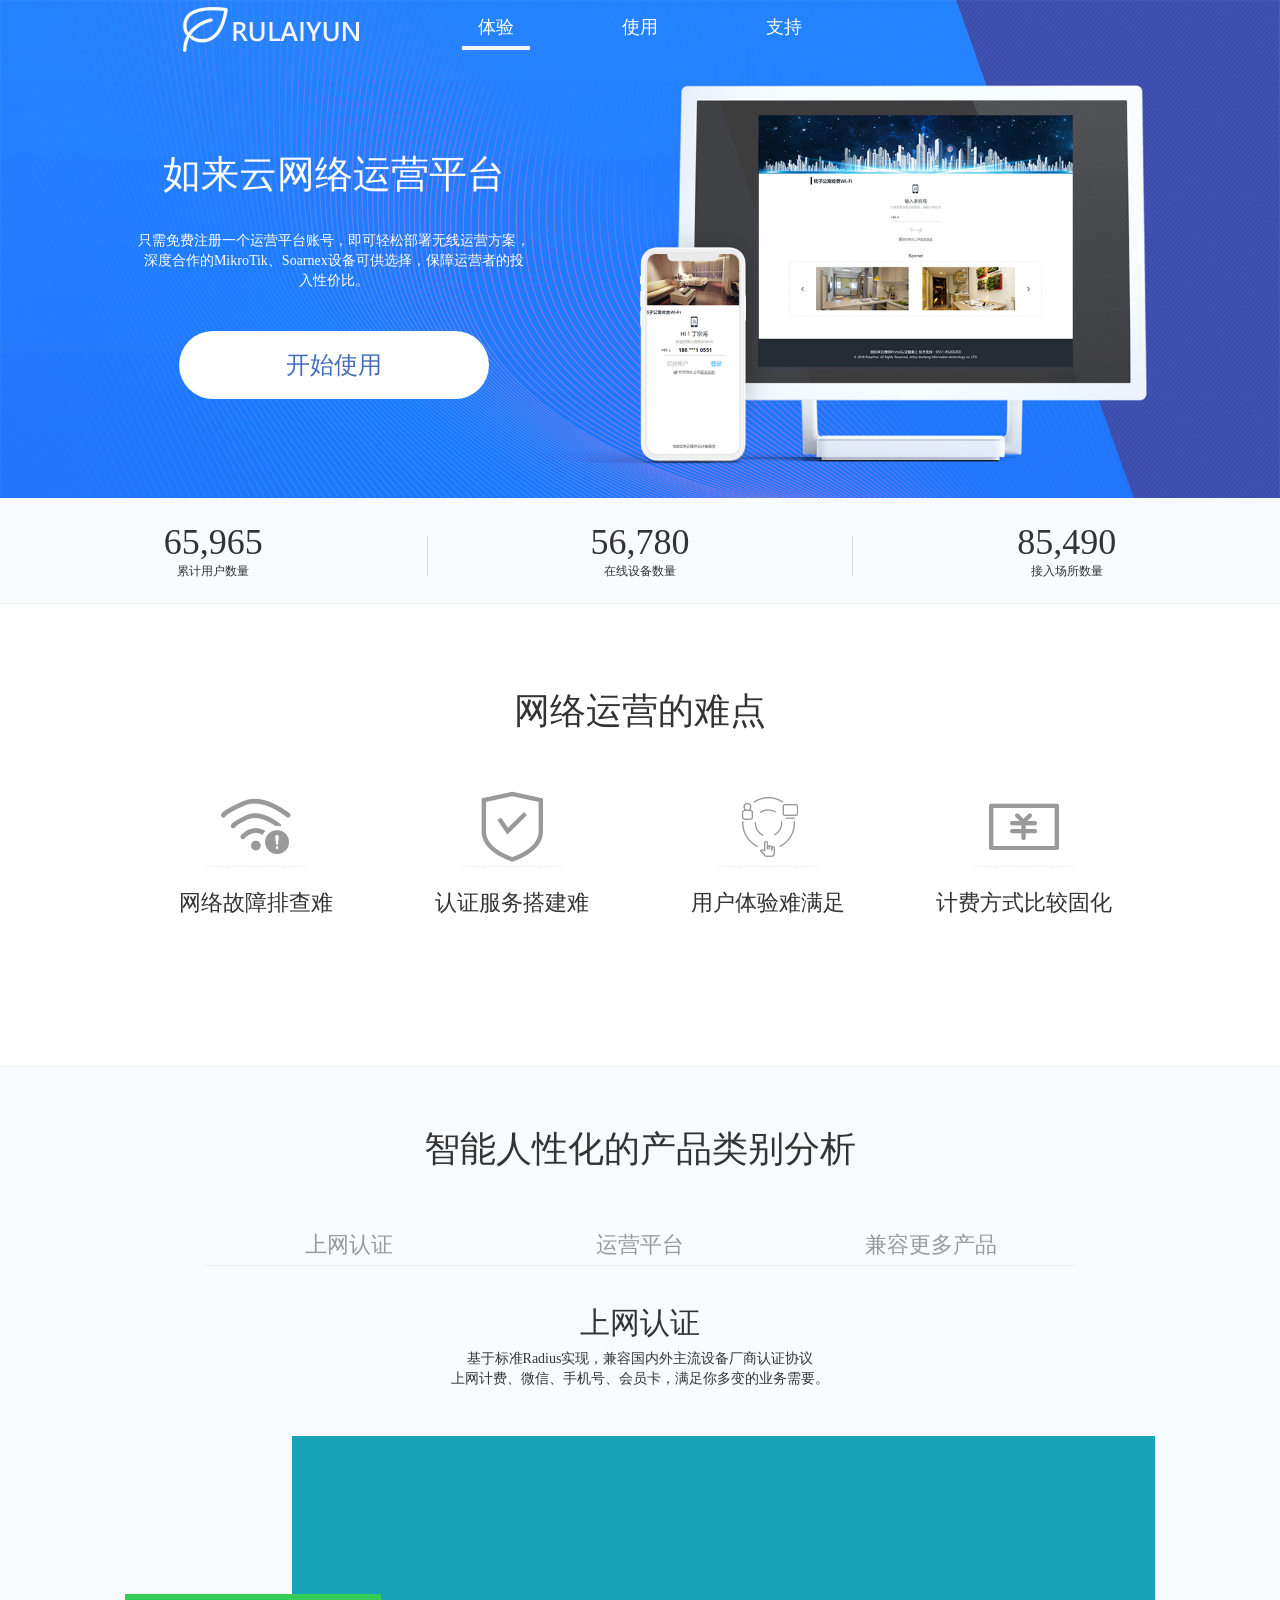
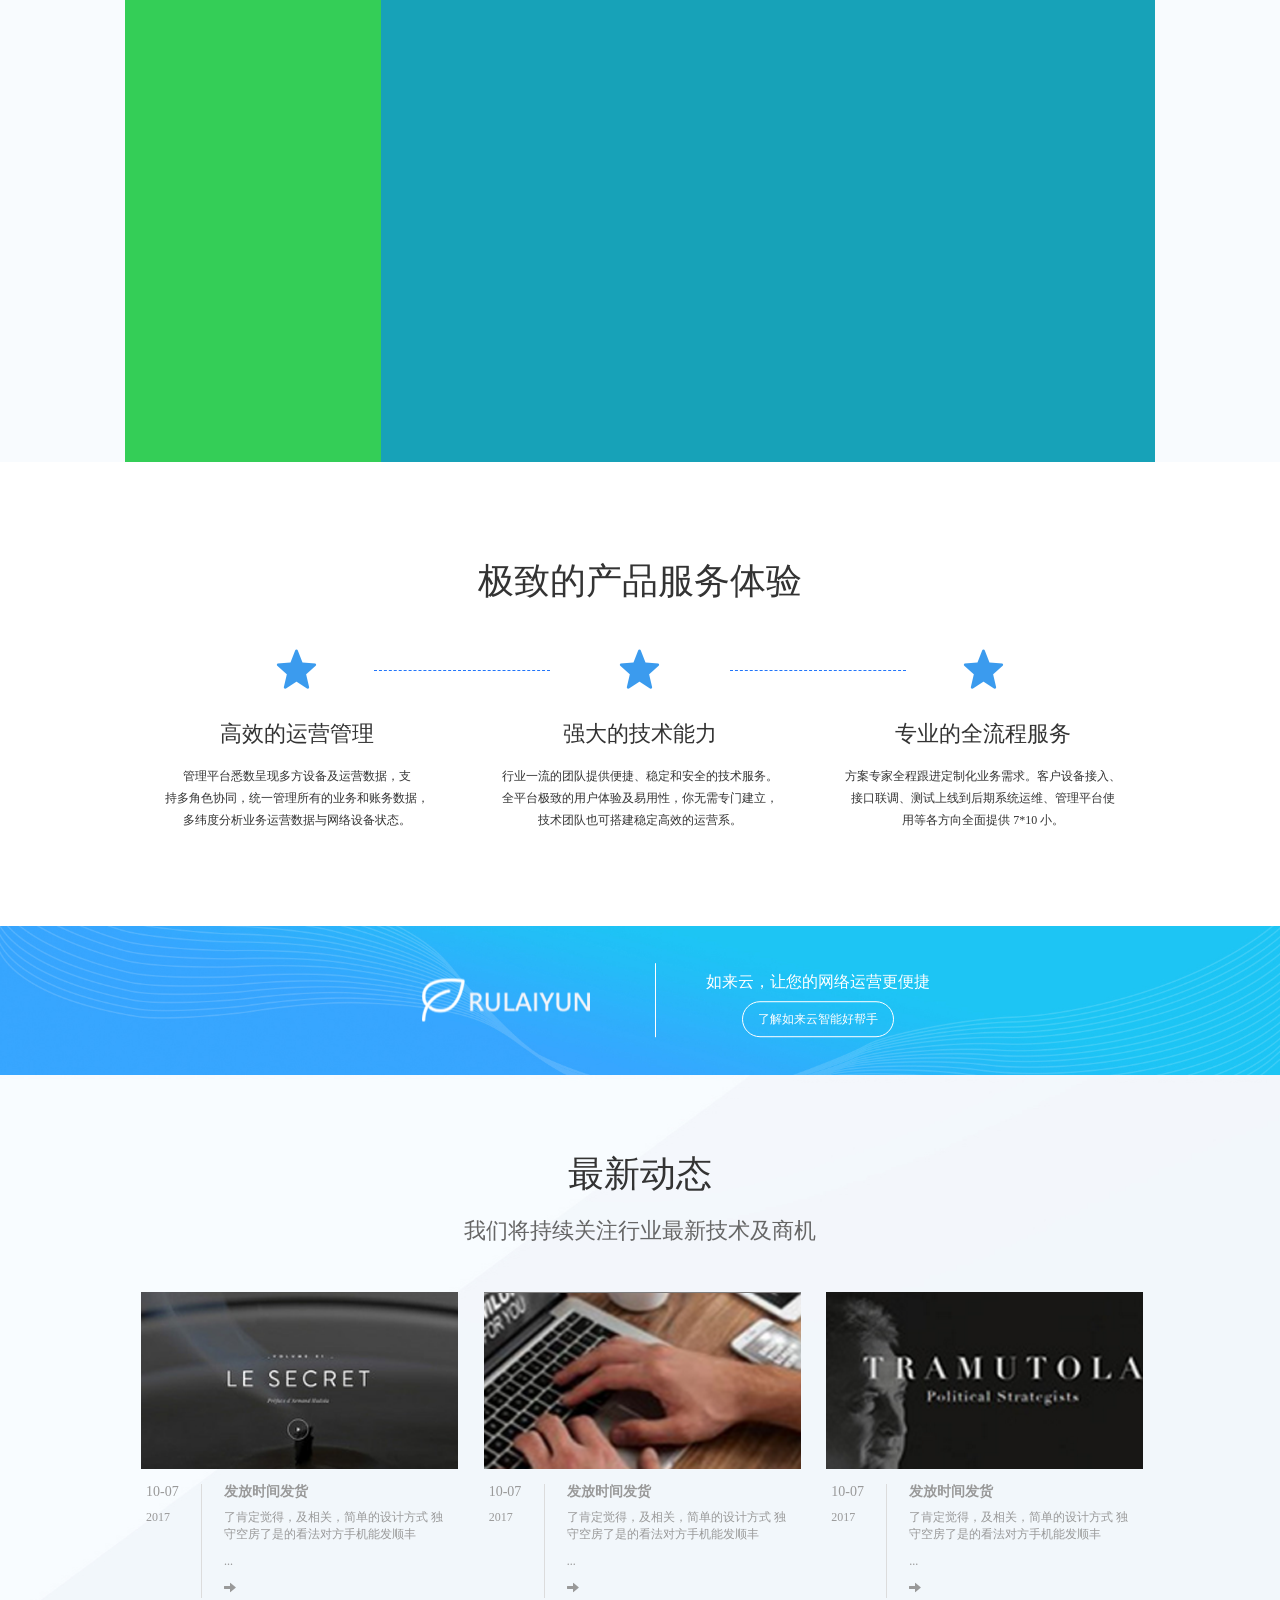
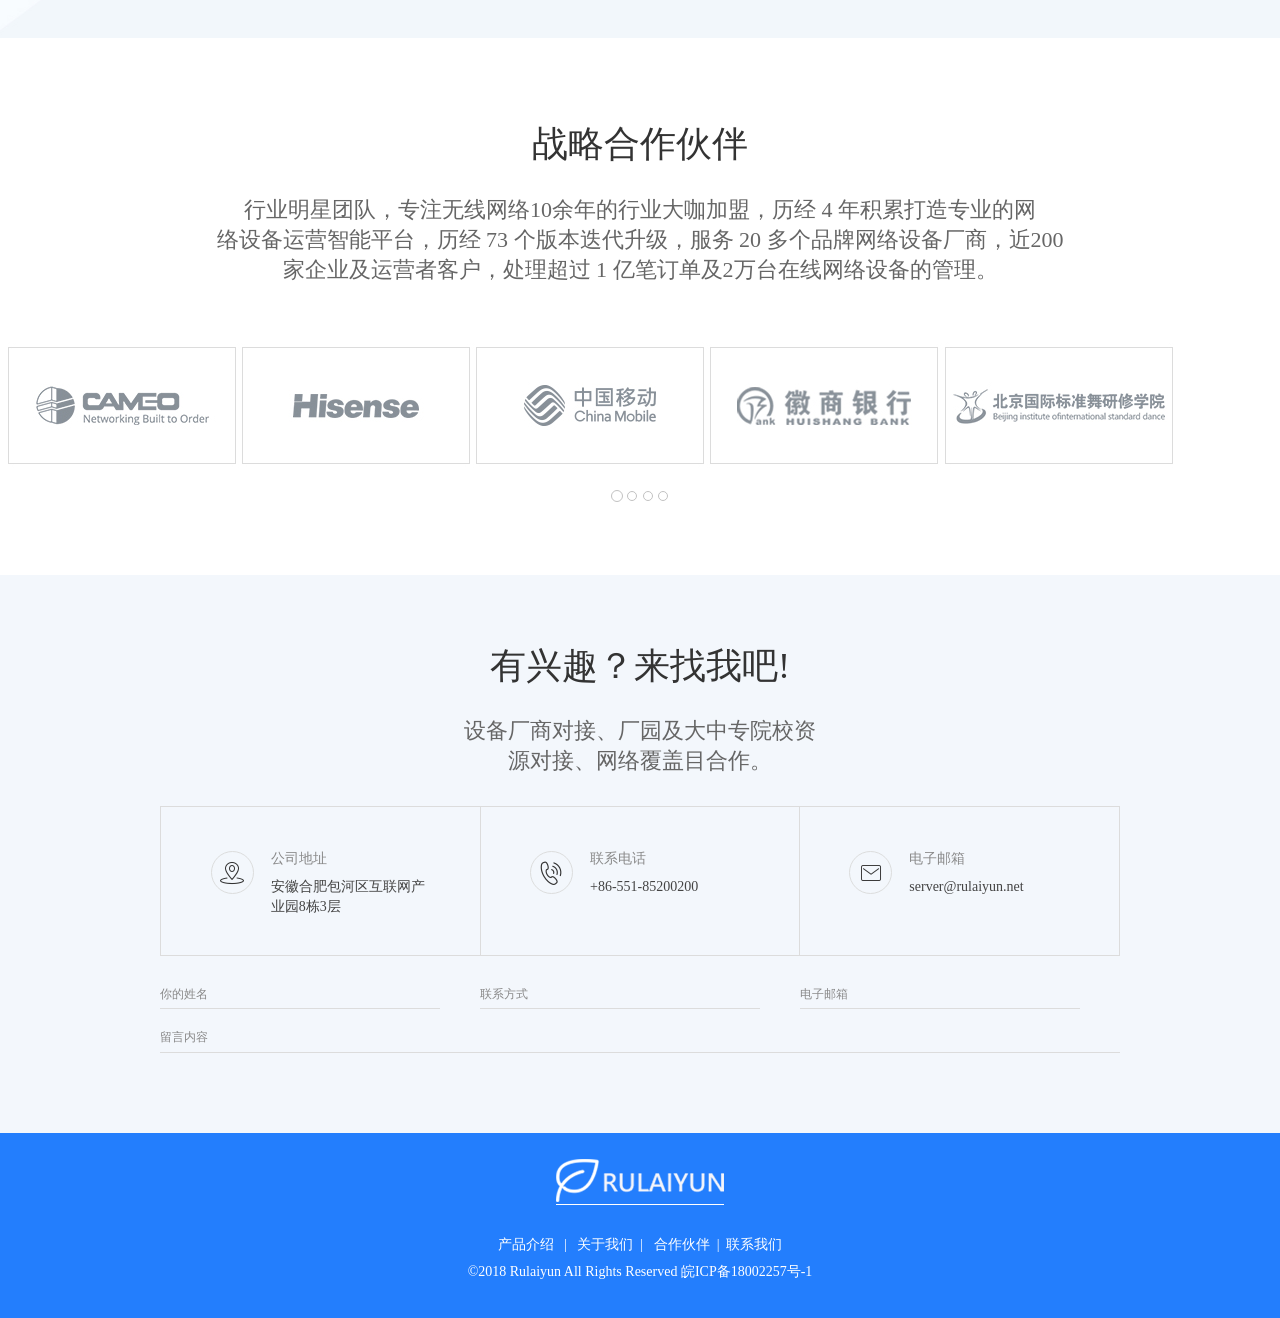
<file: index.html>
<!DOCTYPE html>
<html lang="en">
<head>
    <meta charset="UTF-8">
    <title>Title</title>
    <link type="text/css" rel="stylesheet" href="framework/bootstrap/css/bootstrap.min.css"/>
    <link type="text/css" rel="stylesheet" href="icon/iconfont.css"/>
    <link type="text/css" rel="stylesheet" href="css/style.css"/>
    <script>
        // 移动端跳转
        var OS = function() {
            var a = navigator.userAgent,
                b = /(?:Android)/.test(a),
                d = /(?:Firefox)/.test(a),
                e = /(?:Mobile)/.test(a),
                f = b && e,
                g = b && !f,
                c = /(?:iPad.*OS)/.test(a),
                h = !c && /(?:iPhone\sOS)/.test(a),
                k = c || g || /(?:PlayBook)/.test(a) || d && /(?:Tablet)/.test(a),
                a = !k && (b || h || /(?:(webOS|hpwOS)[\s\/]|BlackBerry.*Version\/|BB10.*Version\/|CriOS\/)/.test(a) || d && e);
            return {
                android: b,
                androidPad: g,
                androidPhone: f,
                ipad: c,
                iphone: h,
                tablet: k,
                phone: a
            }
        }();
        if (OS.phone || OS.ipad) {
            location.href = 'https://www.baidu.com';
        }
    </script>
</head>
<body>
<!--页面从上到下，分别分为section1,section2,....section10部分-->
<div class="box">
    <div class="header">
        <div class="h-inner">
            <h1 class="logo">
                <a href="./index.html"></a>
            </h1>
            <div class="nav">
                <ul class="nav-ul">
                    <li class="nav-item"><a href="./index.html" class="active">体验</a></li>
                    <li class="nav-item"><a href="./download.html">使用</a></li>
                    <!-- <li class="nav-item"><a href="">用户故事</a></li> -->
                    <li class="nav-item"><a href="./support.html">支持</a></li>
                </ul>
            </div>
        </div>
    </div>
    <div class="section1">
        <img src="images/logo_01.jpg" class="img-responsive"/>
        <div class="content-box">
            <div class="content">
                <h1>如来云网络运营平台</h1>
                <p>只需免费注册一个运营平台账号，即可轻松部署无线运营方案，
                </p>
                <p>深度合作的MikroTik、Soarnex设备可供选择，保障运营者的投</p>
                <p>入性价比。</p>
                <div class="button-box">
                    <div>
                        <div>
                            <span class="first-span">开始使用</span>
                            <span>开始使用</span>
                        </div>
                    </div>
                </div>
            </div>
        </div>
        <div class="video-md">
            <video src="video/newpc.mp4" autoplay loop></video>
        </div>
        <div class="video-pc">
            <video src="video/newpc.mp4" autoplay loop></video>
        </div>
    </div>
    <div class="section2">
        <div class="row">
            <div class="col-md-4">
                <h1 class="counter">79,000</h1>
                <p>累计用户数量</p>
            </div>
            <div class="col-md-4 row-div-2">
                <div class="border-box">
                </div>
                <h1 class="counter">68,000</h1>
                <p>在线设备数量</p>
            </div>
            <div class="col-md-4">
                <h1 class="counter">103,000</h1>
                <p>接入场所数量</p>
            </div>
        </div>
    </div>
    <div class="section3">
        <h1>网络运营的难点</h1>
        <div class="row">
            <div class="col-md-3">
                <div class="icon-box">
                    <i class="iconfont icon-wangluoguzhang"></i>
                </div>
                <p>网络故障排查难</p>
                <div class="content-p">
                    <p>故障点模糊问题不清晰，如来云平台，比客户反映更早，更精确，可视化位置、状态问题展现。直达障点</p>
                </div>
            </div>
            <div class="col-md-3">
                <div class="icon-box">
                    <i class="iconfont icon-fuwushouquan"></i>
                </div>
                <p>认证服务搭建难</p>
                <div class="content-p">
                    <p>保姆式接入支持零收费，客户收益共进共 赢。专家设计架构WiFi经验，拥有专业自 主的开发团队、到场支持。</p>
                </div>
            </div>
            <div class="col-md-3">
                <div class="icon-box">
                    <i class="iconfont icon-hudongtiyansheji"></i>
                </div>
                <p>用户体验难满足</p>
                <div class="content-p">
                    <p>定制营销方案，运营商自动融合、随充随 用。消费无需任何引导。24小时客服，现场指导设备远程报警，客户投诉率降低。</p>
                </div>
            </div>
            <div class="col-md-3">
                <div class="icon-box">
                    <i class="iconfont icon-erji-jiliangjifei"></i>
                </div>
                <p>计费方式比较固化</p>
                <div class="content-p">
                    <p>每场所自主设定当地套餐资费可分流量、时长两种方式，自动判断折扣用户规则，任务提取，支付、 统计可视感强。</p>
                </div>
            </div>
        </div>
    </div>
    <div class="section4">
        <h1>智能人性化的产品类别分析</h1>
        <div class="row nav">
            <div class="col-md-4">
                <a>上网认证</a>
            </div>
            <div class="col-md-4">
                <a>运营平台</a>
            </div>
            <div class="col-md-4">
                <a>兼容更多产品</a>
            </div>
        </div>
        <div class="row content">
            <div class="item-content">
                <h2>上网认证</h2>
                <p>基于标准Radius实现，兼容国内外主流设备厂商认证协议</p>
                <p>上网计费、微信、手机号、会员卡，满足你多变的业务需要。</p>
                <div class="img-box">
                    <div class="img-box-1"></div>
                    <div class="img-box-2"></div>
                </div>
            </div>
            <div class="item-content hide">
                <h2>上网认证2</h2>
                <p>基于标准Radius实现，兼容国内外主流设备厂商认证协议</p>
                <p>上网计费、微信、手机号、会员卡，满足你多变的业务需要。</p>
                <div class="img-box">
                    <div class="img-box-1"></div>
                    <div class="img-box-2"></div>
                </div>
            </div>
            <div class="item-content hide">
                <h2>上网认证3</h2>
                <p>基于标准Radius实现，兼容国内外主流设备厂商认证协议</p>
                <p>上网计费、微信、手机号、会员卡，满足你多变的业务需要。</p>
                <div class="img-box">
                    <div class="img-box-1"></div>
                    <div class="img-box-2"></div>
                </div>
            </div>
        </div>
    </div>
    <div class="section5">
        <h1>极致的产品服务体验</h1>
        <div class="row">
            <div class="col-md-4">
                <div class="icon-box">
                    <i class="iconfont icon-star1"></i>
                </div>
                <h2>高效的运营管理</h2>
                <p>管理平台悉数呈现多方设备及运营数据，支 </p>
                <p>持多角色协同，统一管理所有的业务和账务数据，</p>
                <p>多纬度分析业务运营数据与网络设备状态。</p>
            </div>
            <div class="col-md-4">
                <div class="icon-box">
                    <i class="iconfont icon-star1"></i>
                    <div class="underline1"></div>
                    <div class="underline2"></div>
                </div>
                <h2>强大的技术能力</h2>
                <p>行业一流的团队提供便捷、稳定和安全的技术服务。</p>
                <p>全平台极致的用户体验及易用性，你无需专门建立，</p>
                <p>技术团队也可搭建稳定高效的运营系。</p>
            </div>
            <div class="col-md-4">
                <div class="icon-box">
                    <i class="iconfont icon-star1"></i>
                </div>
                <h2>专业的全流程服务</h2>
                <p>方案专家全程跟进定制化业务需求。客户设备接入、 </p>
                <p>接口联调、测试上线到后期系统运维、管理平台使</p>
                <p>用等各方向全面提供 7*10 小。</p>
            </div>
        </div>
    </div>
    <div class="section6">
        <div class="row row1">
            <div class="img-box">
                <img src="images/section6_01.jpg" class="img-responsive"/>
            </div>
            <div class="content">
                <div class="col-md-6 content-first">
                    <img src="images/section9.png"/>
                </div>
                <div class="col-md-6 content-second">
                    <div>
                        <h5>如来云，让您的网络运营更便捷</h5>
                        <button>了解如来云智能好帮手</button>
                    </div>
                </div>
            </div>
        </div>
        <div class="row row2">
            <div class="content">
                <h1>最新动态</h1>
                <p>我们将持续关注行业最新技术及商机</p>
                <div class="row row3">
                    <div class="col-md-4">
                        <div>
                            <img src="images/section6-3.png"/>
                        </div>
                        <div class="bottom">
                            <div class="left">
                                <h5>10-07</h5>
                                <p>2017</p>
                            </div>
                            <div class="right">
                                <h5><b>发放时间发货</b></h5>
                                <p>了肯定觉得，及相关，简单的设计方式
                                    独守空房了是的看法对方手机能发顺丰</p>
                                <p>...</p>
                                <div>
                                    <i class="glyphicon glyphicon-arrow-right"></i>
                                </div>
                            </div>
                        </div>
                    </div>
                    <div class="col-md-4">
                        <div>
                            <img src="images/section6-4.png"/>
                        </div>
                        <div class="bottom">
                            <div class="left">
                                <h5>10-07</h5>
                                <p>2017</p>
                            </div>
                            <div class="right">
                                <h5><b>发放时间发货</b></h5>
                                <p>了肯定觉得，及相关，简单的设计方式
                                    独守空房了是的看法对方手机能发顺丰</p>
                                <p>...</p>
                                <div>
                                    <i class="glyphicon glyphicon-arrow-right"></i>
                                </div>
                            </div>
                        </div>
                    </div>
                    <div class="col-md-4">
                        <div>
                            <img src="images/section6-5.png"/>
                        </div>
                        <div class="bottom">
                            <div class="left">
                                <h5>10-07</h5>
                                <p>2017</p>
                            </div>
                            <div class="right">
                                <h5><b>发放时间发货</b></h5>
                                <p>了肯定觉得，及相关，简单的设计方式
                                    独守空房了是的看法对方手机能发顺丰</p>
                                <p>...</p>
                                <div>
                                    <i class="glyphicon glyphicon-arrow-right"></i>
                                </div>
                            </div>
                        </div>
                    </div>
                </div>
            </div>
        </div>
    </div>
    <div class="section7">
        <h1>战略合作伙伴</h1>
        <p>行业明星团队，专注无线网络10余年的行业大咖加盟，历经 4 年积累打造专业的网</p>
        <p>
            络设备运营智能平台，历经 73 个版本迭代升级，服务 20 多个品牌网络设备厂商，近200
        </p>
        <p>家企业及运营者客户，处理超过 1 亿笔订单及2万台在线网络设备的管理。</p>
        <div class="row">
            <div id="carousel-example-generic" class="carousel slide" data-ride="carousel">
                <!-- Indicators -->
                <ol class="carousel-indicators">
                    <li data-target="#carousel-example-generic" data-slide-to="0" class="active"></li>
                    <li data-target="#carousel-example-generic" data-slide-to="1"></li>
                    <li data-target="#carousel-example-generic" data-slide-to="2"></li>
                    <li data-target="#carousel-example-generic" data-slide-to="3"></li>
                </ol>

                <!-- Wrapper for slides -->
                <div class="carousel-inner" role="listbox">
                    <div class="item active">
                        <img src="images/section7_1.jpg" alt="...">
                    </div>
                    <div class="item">
                        <img src="images/section7_1.jpg" alt="...">
                    </div>
                    <div class="item">
                        <img src="images/section7_1.jpg" alt="...">
                    </div>
                    <div class="item">
                        <img src="images/section7_1.jpg" alt="...">
                    </div>
                </div>
            </div>
        </div>
    </div>
    <div class="section8">
        <h1>有兴趣？来找我吧!</h1>
        <p>设备厂商对接、厂园及大中专院校资</p>
        <p>源对接、网络覆盖目合作。</p>
        <div class="row row1">
            <div class="col-md-4">
                <div class="padding-box">
                    <div class="icon-box">
                        <i class="iconfont icon-weizhi"></i>
                    </div>
                    <div class="content-box">
                        <h5>公司地址</h5>
                        <p>安徽合肥包河区互联网产</p>
                        <p>业园8栋3层</p>
                    </div>
                </div>
            </div>
            <div class="col-md-4 section8-middle-div">
                <div class="padding-box">
                    <div class="icon-box">
                        <i class="iconfont icon-dianhua2"></i>
                    </div>
                    <div class="content-box">
                        <h5>联系电话</h5>
                        <p>+86-551-85200200</p>
                        <p></p>
                    </div>
                </div>
            </div>
            <div class="col-md-4">
                <div class="padding-box">
                    <div class="icon-box">
                        <i class="iconfont icon-youxiang"></i>
                    </div>
                    <div class="content-box">
                        <h5>电子邮箱</h5>
                        <p>server@rulaiyun.net </p>
                        <p></p>
                    </div>
                </div>
            </div>
        </div>
        <div class="row row2">
            <div class="col-md-4">
                <div>
                    <span>你的姓名</span>
                    <input type="text"/>
                </div>
            </div>
            <div class="col-md-4">
                <div>
                    <span>联系方式</span>
                    <input type="tel"/>
                </div>
            </div>
            <div class="col-md-4">
                <div>
                    <span>电子邮箱</span>
                    <input type="emali"/>
                </div>
            </div>
        </div>
        <div class="row row3">
            <div class="col-md-12">
                <div>
                    <span>留言内容</span>
                    <input type="text"/>
                </div>
            </div>
        </div>
    </div>
    <div class="section9">
        <div class="img-box">
            <img src="images/section9.png"/>
        </div>
        <div class="nav">
            <a> 产品介绍&nbsp;&nbsp;</a>
            <a>| &nbsp; 关于我们&nbsp; </a>
            <a>| &nbsp; 合作伙伴&nbsp; </a>
            <a>| &nbsp;联系我们 </a>
        </div>
        <div class="bottom">
            ©2018 Rulaiyun All Rights Reserved 皖ICP备18002257号-1
        </div>
    </div>
</div>
<script src="framework/jquery/dist/jquery.min.js"></script>
<script src="framework/bootstrap/js/bootstrap.min.js"></script>
<script src="js/jquery.waypoints.min.js"></script>
<script type="text/javascript" src="js/jquery.countup.min.js"></script>
<script src="js/index.js"></script>
</body>
</html>
</file>
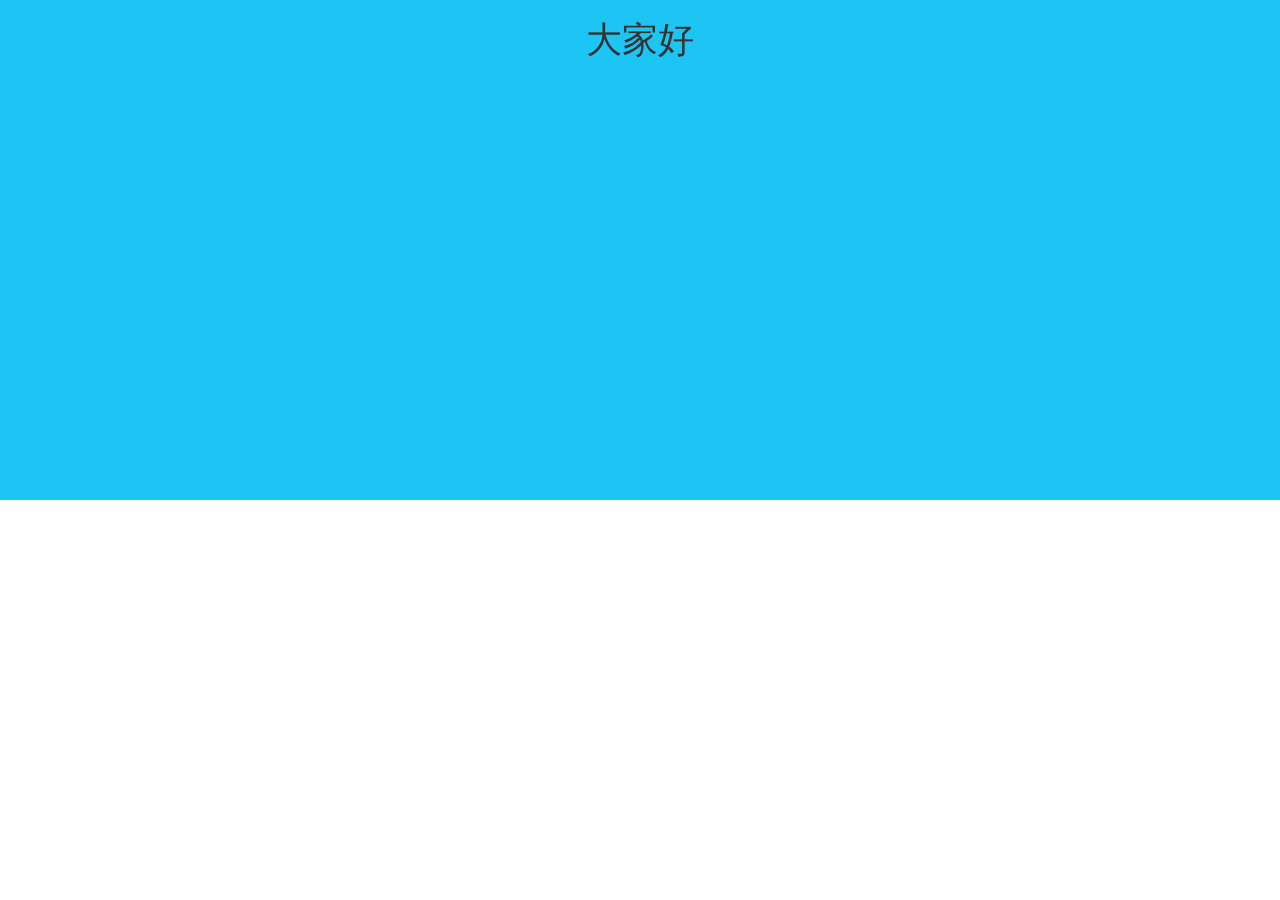
<file: index1.html>
<!DOCTYPE html>
<html lang="en">
<head>
    <meta charset="UTF-8">
    <title>Title</title>
    <link type="text/css" rel="stylesheet" href="framework/bootstrap/css/bootstrap.min.css"/>
    <link type="text/css" rel="stylesheet" href="icon/iconfont.css"/>
    <link type="text/css" rel="stylesheet" href="css/style.css"/>
    <style>
        * {
            margin: 0;
            padding: 0;
        }
        .container {
            width: 100%;
            text-align: center;
            position: relative;
            height: 500px;
            background-color: #1dc5f5;
        }
    </style>
</head>
<body>
<!--页面从上到下，分别分为section1,section2,....section10部分-->
<div class="container">
    <h1>大家好</h1>
</div>
<script src="framework/jquery/dist/jquery.min.js"></script>
<script src="framework/bootstrap/js/bootstrap.min.js"></script>
<script src="js/jquery.waypoints.min.js"></script>
<script type="text/javascript" src="js/jquery.countup.min.js"></script>

<script src="js/index.js"></script>
</body>
</html>
</file>
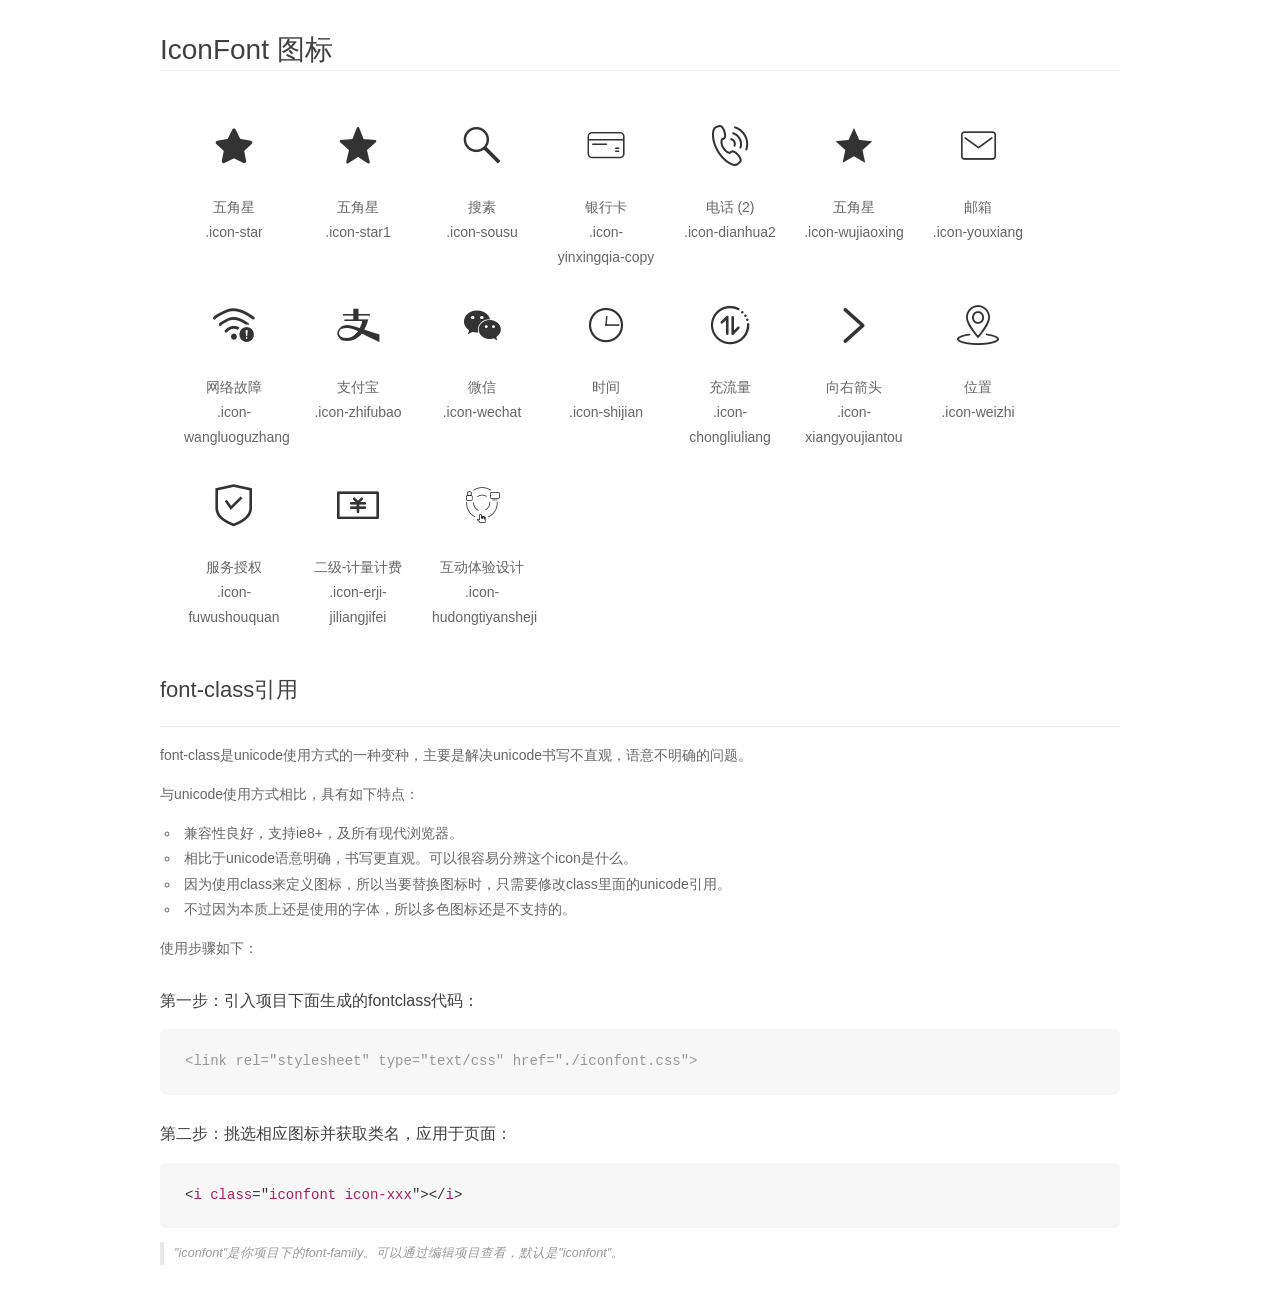
<file: icon/demo_fontclass.html>
<!DOCTYPE html>
<html>
<head>
    <meta charset="utf-8"/>
    <title>IconFont</title>
    <link rel="stylesheet" href="demo.css">
    <link rel="stylesheet" href="iconfont.css">
</head>
<body>
    <div class="main markdown">
        <h1>IconFont 图标</h1>
        <ul class="icon_lists clear">
            
                <li>
                <i class="icon iconfont icon-star"></i>
                    <div class="name">五角星</div>
                    <div class="fontclass">.icon-star</div>
                </li>
            
                <li>
                <i class="icon iconfont icon-star1"></i>
                    <div class="name">五角星</div>
                    <div class="fontclass">.icon-star1</div>
                </li>
            
                <li>
                <i class="icon iconfont icon-sousu"></i>
                    <div class="name">搜素</div>
                    <div class="fontclass">.icon-sousu</div>
                </li>
            
                <li>
                <i class="icon iconfont icon-yinxingqia-copy"></i>
                    <div class="name">银行卡</div>
                    <div class="fontclass">.icon-yinxingqia-copy</div>
                </li>
            
                <li>
                <i class="icon iconfont icon-dianhua2"></i>
                    <div class="name">电话 (2)</div>
                    <div class="fontclass">.icon-dianhua2</div>
                </li>
            
                <li>
                <i class="icon iconfont icon-wujiaoxing"></i>
                    <div class="name">五角星</div>
                    <div class="fontclass">.icon-wujiaoxing</div>
                </li>
            
                <li>
                <i class="icon iconfont icon-youxiang"></i>
                    <div class="name">邮箱</div>
                    <div class="fontclass">.icon-youxiang</div>
                </li>
            
                <li>
                <i class="icon iconfont icon-wangluoguzhang"></i>
                    <div class="name">网络故障</div>
                    <div class="fontclass">.icon-wangluoguzhang</div>
                </li>
            
                <li>
                <i class="icon iconfont icon-zhifubao"></i>
                    <div class="name">支付宝</div>
                    <div class="fontclass">.icon-zhifubao</div>
                </li>
            
                <li>
                <i class="icon iconfont icon-wechat"></i>
                    <div class="name">微信</div>
                    <div class="fontclass">.icon-wechat</div>
                </li>
            
                <li>
                <i class="icon iconfont icon-shijian"></i>
                    <div class="name">时间</div>
                    <div class="fontclass">.icon-shijian</div>
                </li>
            
                <li>
                <i class="icon iconfont icon-chongliuliang"></i>
                    <div class="name">充流量</div>
                    <div class="fontclass">.icon-chongliuliang</div>
                </li>
            
                <li>
                <i class="icon iconfont icon-xiangyoujiantou"></i>
                    <div class="name">向右箭头</div>
                    <div class="fontclass">.icon-xiangyoujiantou</div>
                </li>
            
                <li>
                <i class="icon iconfont icon-weizhi"></i>
                    <div class="name">位置</div>
                    <div class="fontclass">.icon-weizhi</div>
                </li>
            
                <li>
                <i class="icon iconfont icon-fuwushouquan"></i>
                    <div class="name">服务授权</div>
                    <div class="fontclass">.icon-fuwushouquan</div>
                </li>
            
                <li>
                <i class="icon iconfont icon-erji-jiliangjifei"></i>
                    <div class="name">二级-计量计费</div>
                    <div class="fontclass">.icon-erji-jiliangjifei</div>
                </li>
            
                <li>
                <i class="icon iconfont icon-hudongtiyansheji"></i>
                    <div class="name">互动体验设计</div>
                    <div class="fontclass">.icon-hudongtiyansheji</div>
                </li>
            
        </ul>

        <h2 id="font-class-">font-class引用</h2>
        <hr>

        <p>font-class是unicode使用方式的一种变种，主要是解决unicode书写不直观，语意不明确的问题。</p>
        <p>与unicode使用方式相比，具有如下特点：</p>
        <ul>
        <li>兼容性良好，支持ie8+，及所有现代浏览器。</li>
        <li>相比于unicode语意明确，书写更直观。可以很容易分辨这个icon是什么。</li>
        <li>因为使用class来定义图标，所以当要替换图标时，只需要修改class里面的unicode引用。</li>
        <li>不过因为本质上还是使用的字体，所以多色图标还是不支持的。</li>
        </ul>
        <p>使用步骤如下：</p>
        <h3 id="-fontclass-">第一步：引入项目下面生成的fontclass代码：</h3>


        <pre><code class="lang-js hljs javascript"><span class="hljs-comment">&lt;link rel="stylesheet" type="text/css" href="./iconfont.css"&gt;</span></code></pre>
        <h3 id="-">第二步：挑选相应图标并获取类名，应用于页面：</h3>
        <pre><code class="lang-css hljs">&lt;<span class="hljs-selector-tag">i</span> <span class="hljs-selector-tag">class</span>="<span class="hljs-selector-tag">iconfont</span> <span class="hljs-selector-tag">icon-xxx</span>"&gt;&lt;/<span class="hljs-selector-tag">i</span>&gt;</code></pre>
        <blockquote>
        <p>"iconfont"是你项目下的font-family。可以通过编辑项目查看，默认是"iconfont"。</p>
        </blockquote>
    </div>
</body>
</html>
</file>
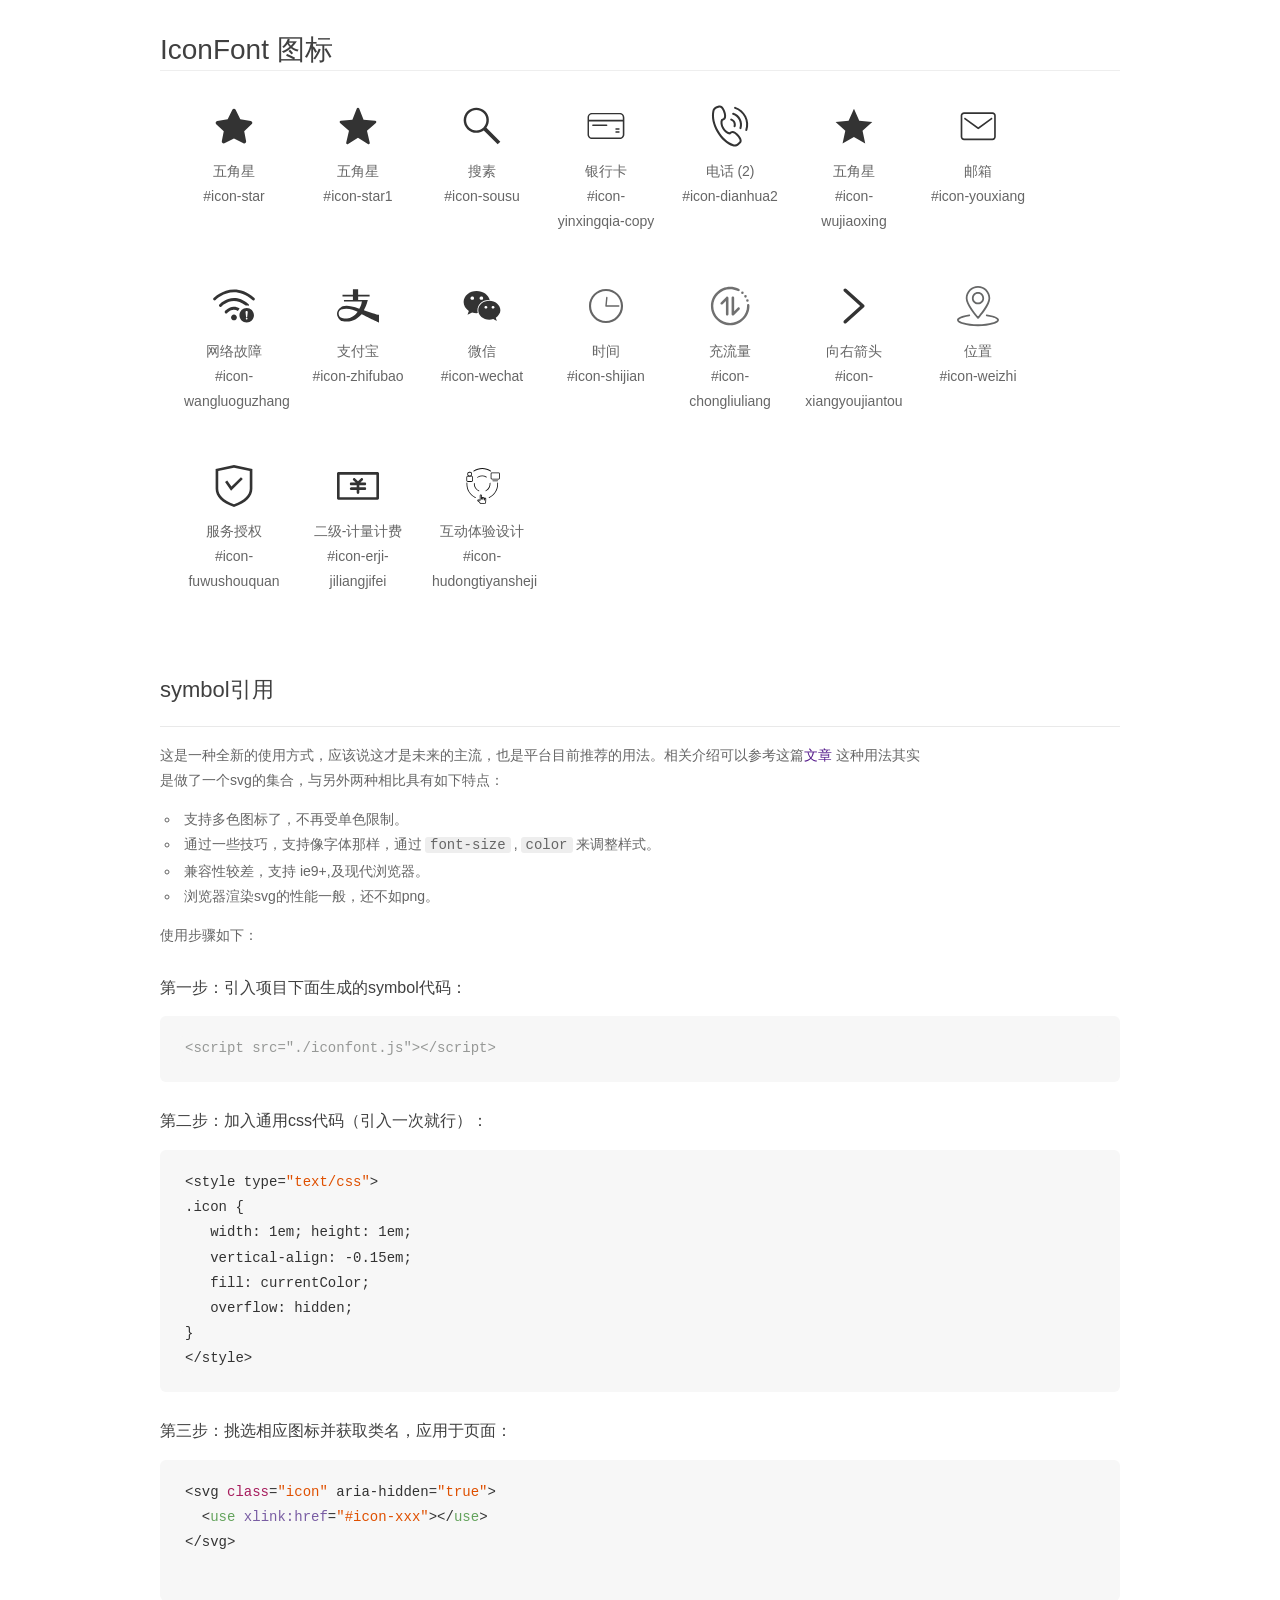
<file: icon/demo_symbol.html>
<!DOCTYPE html>
<html>
<head>
    <meta charset="utf-8"/>
    <title>IconFont</title>
    <link rel="stylesheet" href="demo.css">
    <script src="iconfont.js"></script>

    <style type="text/css">
        .icon {
          /* 通过设置 font-size 来改变图标大小 */
          width: 1em; height: 1em;
          /* 图标和文字相邻时，垂直对齐 */
          vertical-align: -0.15em;
          /* 通过设置 color 来改变 SVG 的颜色/fill */
          fill: currentColor;
          /* path 和 stroke 溢出 viewBox 部分在 IE 下会显示
             normalize.css 中也包含这行 */
          overflow: hidden;
        }

    </style>
</head>
<body>
    <div class="main markdown">
        <h1>IconFont 图标</h1>
        <ul class="icon_lists clear">
            
                <li>
                    <svg class="icon" aria-hidden="true">
                        <use xlink:href="#icon-star"></use>
                    </svg>
                    <div class="name">五角星</div>
                    <div class="fontclass">#icon-star</div>
                </li>
            
                <li>
                    <svg class="icon" aria-hidden="true">
                        <use xlink:href="#icon-star1"></use>
                    </svg>
                    <div class="name">五角星</div>
                    <div class="fontclass">#icon-star1</div>
                </li>
            
                <li>
                    <svg class="icon" aria-hidden="true">
                        <use xlink:href="#icon-sousu"></use>
                    </svg>
                    <div class="name">搜素</div>
                    <div class="fontclass">#icon-sousu</div>
                </li>
            
                <li>
                    <svg class="icon" aria-hidden="true">
                        <use xlink:href="#icon-yinxingqia-copy"></use>
                    </svg>
                    <div class="name">银行卡</div>
                    <div class="fontclass">#icon-yinxingqia-copy</div>
                </li>
            
                <li>
                    <svg class="icon" aria-hidden="true">
                        <use xlink:href="#icon-dianhua2"></use>
                    </svg>
                    <div class="name">电话 (2)</div>
                    <div class="fontclass">#icon-dianhua2</div>
                </li>
            
                <li>
                    <svg class="icon" aria-hidden="true">
                        <use xlink:href="#icon-wujiaoxing"></use>
                    </svg>
                    <div class="name">五角星</div>
                    <div class="fontclass">#icon-wujiaoxing</div>
                </li>
            
                <li>
                    <svg class="icon" aria-hidden="true">
                        <use xlink:href="#icon-youxiang"></use>
                    </svg>
                    <div class="name">邮箱</div>
                    <div class="fontclass">#icon-youxiang</div>
                </li>
            
                <li>
                    <svg class="icon" aria-hidden="true">
                        <use xlink:href="#icon-wangluoguzhang"></use>
                    </svg>
                    <div class="name">网络故障</div>
                    <div class="fontclass">#icon-wangluoguzhang</div>
                </li>
            
                <li>
                    <svg class="icon" aria-hidden="true">
                        <use xlink:href="#icon-zhifubao"></use>
                    </svg>
                    <div class="name">支付宝</div>
                    <div class="fontclass">#icon-zhifubao</div>
                </li>
            
                <li>
                    <svg class="icon" aria-hidden="true">
                        <use xlink:href="#icon-wechat"></use>
                    </svg>
                    <div class="name">微信</div>
                    <div class="fontclass">#icon-wechat</div>
                </li>
            
                <li>
                    <svg class="icon" aria-hidden="true">
                        <use xlink:href="#icon-shijian"></use>
                    </svg>
                    <div class="name">时间</div>
                    <div class="fontclass">#icon-shijian</div>
                </li>
            
                <li>
                    <svg class="icon" aria-hidden="true">
                        <use xlink:href="#icon-chongliuliang"></use>
                    </svg>
                    <div class="name">充流量</div>
                    <div class="fontclass">#icon-chongliuliang</div>
                </li>
            
                <li>
                    <svg class="icon" aria-hidden="true">
                        <use xlink:href="#icon-xiangyoujiantou"></use>
                    </svg>
                    <div class="name">向右箭头</div>
                    <div class="fontclass">#icon-xiangyoujiantou</div>
                </li>
            
                <li>
                    <svg class="icon" aria-hidden="true">
                        <use xlink:href="#icon-weizhi"></use>
                    </svg>
                    <div class="name">位置</div>
                    <div class="fontclass">#icon-weizhi</div>
                </li>
            
                <li>
                    <svg class="icon" aria-hidden="true">
                        <use xlink:href="#icon-fuwushouquan"></use>
                    </svg>
                    <div class="name">服务授权</div>
                    <div class="fontclass">#icon-fuwushouquan</div>
                </li>
            
                <li>
                    <svg class="icon" aria-hidden="true">
                        <use xlink:href="#icon-erji-jiliangjifei"></use>
                    </svg>
                    <div class="name">二级-计量计费</div>
                    <div class="fontclass">#icon-erji-jiliangjifei</div>
                </li>
            
                <li>
                    <svg class="icon" aria-hidden="true">
                        <use xlink:href="#icon-hudongtiyansheji"></use>
                    </svg>
                    <div class="name">互动体验设计</div>
                    <div class="fontclass">#icon-hudongtiyansheji</div>
                </li>
            
        </ul>


        <h2 id="symbol-">symbol引用</h2>
        <hr>

        <p>这是一种全新的使用方式，应该说这才是未来的主流，也是平台目前推荐的用法。相关介绍可以参考这篇<a href="">文章</a>
        这种用法其实是做了一个svg的集合，与另外两种相比具有如下特点：</p>
        <ul>
          <li>支持多色图标了，不再受单色限制。</li>
          <li>通过一些技巧，支持像字体那样，通过<code>font-size</code>,<code>color</code>来调整样式。</li>
          <li>兼容性较差，支持 ie9+,及现代浏览器。</li>
          <li>浏览器渲染svg的性能一般，还不如png。</li>
        </ul>
        <p>使用步骤如下：</p>
        <h3 id="-symbol-">第一步：引入项目下面生成的symbol代码：</h3>
        <pre><code class="lang-js hljs javascript"><span class="hljs-comment">&lt;script src="./iconfont.js"&gt;&lt;/script&gt;</span></code></pre>
        <h3 id="-css-">第二步：加入通用css代码（引入一次就行）：</h3>
        <pre><code class="lang-js hljs javascript">&lt;style type=<span class="hljs-string">"text/css"</span>&gt;
.icon {
   width: <span class="hljs-number">1</span>em; height: <span class="hljs-number">1</span>em;
   vertical-align: <span class="hljs-number">-0.15</span>em;
   fill: currentColor;
   overflow: hidden;
}
&lt;<span class="hljs-regexp">/style&gt;</span></code></pre>
        <h3 id="-">第三步：挑选相应图标并获取类名，应用于页面：</h3>
        <pre><code class="lang-js hljs javascript">&lt;svg <span class="hljs-class"><span class="hljs-keyword">class</span></span>=<span class="hljs-string">"icon"</span> aria-hidden=<span class="hljs-string">"true"</span>&gt;<span class="xml"><span class="hljs-tag">
  &lt;<span class="hljs-name">use</span> <span class="hljs-attr">xlink:href</span>=<span class="hljs-string">"#icon-xxx"</span>&gt;</span><span class="hljs-tag">&lt;/<span class="hljs-name">use</span>&gt;</span>
</span>&lt;<span class="hljs-regexp">/svg&gt;
        </span></code></pre>
    </div>
</body>
</html>
</file>
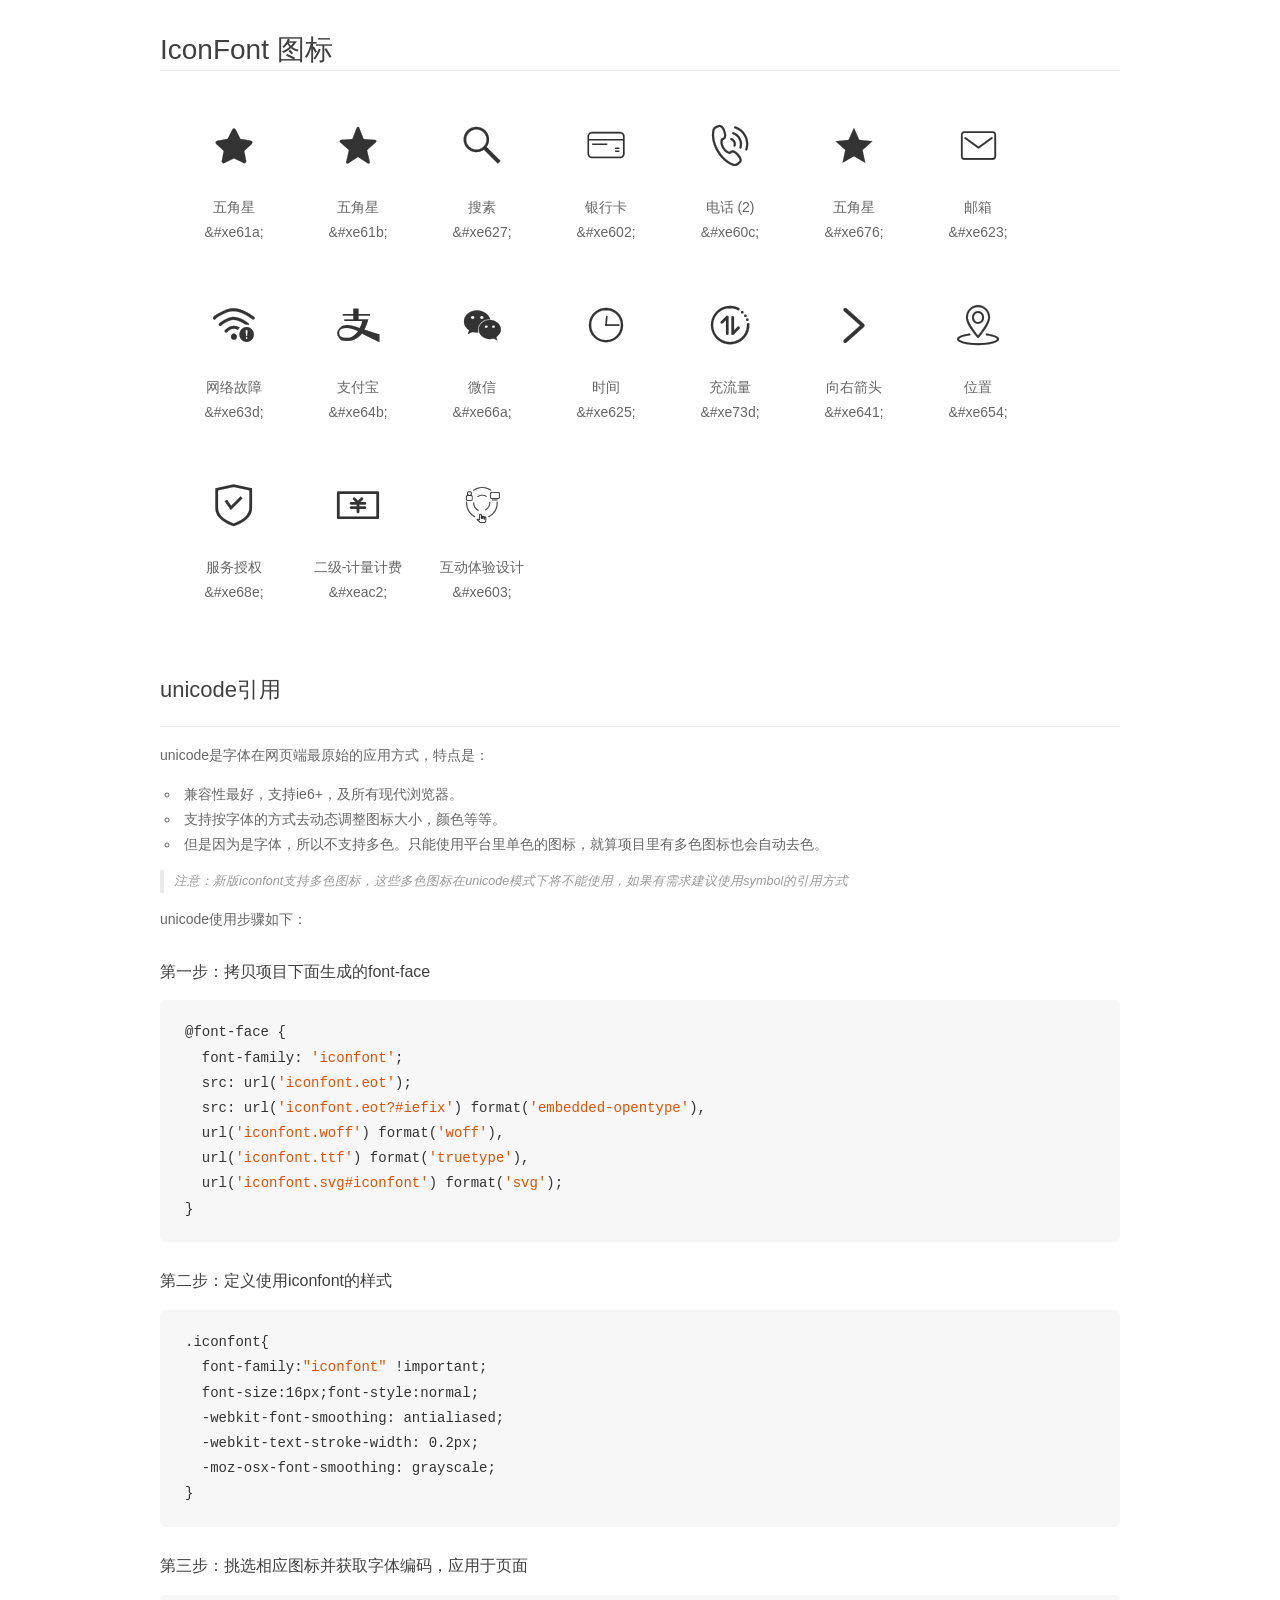
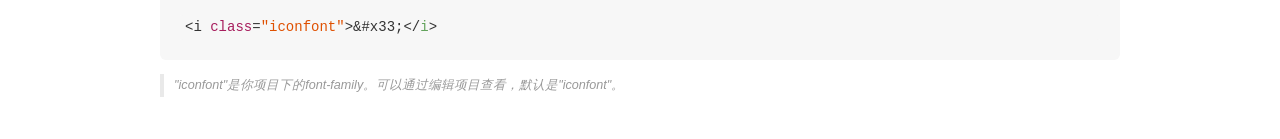
<file: icon/demo_unicode.html>
<!DOCTYPE html>
<html>
<head>
    <meta charset="utf-8"/>
    <title>IconFont</title>
    <link rel="stylesheet" href="demo.css">

    <style type="text/css">

        @font-face {font-family: "iconfont";
          src: url('iconfont.eot'); /* IE9*/
          src: url('iconfont.eot#iefix') format('embedded-opentype'), /* IE6-IE8 */
          url('iconfont.woff') format('woff'), /* chrome, firefox */
          url('iconfont.ttf') format('truetype'), /* chrome, firefox, opera, Safari, Android, iOS 4.2+*/
          url('iconfont.svg#iconfont') format('svg'); /* iOS 4.1- */
        }

        .iconfont {
          font-family:"iconfont" !important;
          font-size:16px;
          font-style:normal;
          -webkit-font-smoothing: antialiased;
          -webkit-text-stroke-width: 0.2px;
          -moz-osx-font-smoothing: grayscale;
        }

    </style>
</head>
<body>
    <div class="main markdown">
        <h1>IconFont 图标</h1>
        <ul class="icon_lists clear">
            
                <li>
                <i class="icon iconfont">&#xe61a;</i>
                    <div class="name">五角星</div>
                    <div class="code">&amp;#xe61a;</div>
                </li>
            
                <li>
                <i class="icon iconfont">&#xe61b;</i>
                    <div class="name">五角星</div>
                    <div class="code">&amp;#xe61b;</div>
                </li>
            
                <li>
                <i class="icon iconfont">&#xe627;</i>
                    <div class="name">搜素</div>
                    <div class="code">&amp;#xe627;</div>
                </li>
            
                <li>
                <i class="icon iconfont">&#xe602;</i>
                    <div class="name">银行卡</div>
                    <div class="code">&amp;#xe602;</div>
                </li>
            
                <li>
                <i class="icon iconfont">&#xe60c;</i>
                    <div class="name">电话 (2)</div>
                    <div class="code">&amp;#xe60c;</div>
                </li>
            
                <li>
                <i class="icon iconfont">&#xe676;</i>
                    <div class="name">五角星</div>
                    <div class="code">&amp;#xe676;</div>
                </li>
            
                <li>
                <i class="icon iconfont">&#xe623;</i>
                    <div class="name">邮箱</div>
                    <div class="code">&amp;#xe623;</div>
                </li>
            
                <li>
                <i class="icon iconfont">&#xe63d;</i>
                    <div class="name">网络故障</div>
                    <div class="code">&amp;#xe63d;</div>
                </li>
            
                <li>
                <i class="icon iconfont">&#xe64b;</i>
                    <div class="name">支付宝</div>
                    <div class="code">&amp;#xe64b;</div>
                </li>
            
                <li>
                <i class="icon iconfont">&#xe66a;</i>
                    <div class="name">微信</div>
                    <div class="code">&amp;#xe66a;</div>
                </li>
            
                <li>
                <i class="icon iconfont">&#xe625;</i>
                    <div class="name">时间</div>
                    <div class="code">&amp;#xe625;</div>
                </li>
            
                <li>
                <i class="icon iconfont">&#xe73d;</i>
                    <div class="name">充流量</div>
                    <div class="code">&amp;#xe73d;</div>
                </li>
            
                <li>
                <i class="icon iconfont">&#xe641;</i>
                    <div class="name">向右箭头</div>
                    <div class="code">&amp;#xe641;</div>
                </li>
            
                <li>
                <i class="icon iconfont">&#xe654;</i>
                    <div class="name">位置</div>
                    <div class="code">&amp;#xe654;</div>
                </li>
            
                <li>
                <i class="icon iconfont">&#xe68e;</i>
                    <div class="name">服务授权</div>
                    <div class="code">&amp;#xe68e;</div>
                </li>
            
                <li>
                <i class="icon iconfont">&#xeac2;</i>
                    <div class="name">二级-计量计费</div>
                    <div class="code">&amp;#xeac2;</div>
                </li>
            
                <li>
                <i class="icon iconfont">&#xe603;</i>
                    <div class="name">互动体验设计</div>
                    <div class="code">&amp;#xe603;</div>
                </li>
            
        </ul>
        <h2 id="unicode-">unicode引用</h2>
        <hr>

        <p>unicode是字体在网页端最原始的应用方式，特点是：</p>
        <ul>
        <li>兼容性最好，支持ie6+，及所有现代浏览器。</li>
        <li>支持按字体的方式去动态调整图标大小，颜色等等。</li>
        <li>但是因为是字体，所以不支持多色。只能使用平台里单色的图标，就算项目里有多色图标也会自动去色。</li>
        </ul>
        <blockquote>
        <p>注意：新版iconfont支持多色图标，这些多色图标在unicode模式下将不能使用，如果有需求建议使用symbol的引用方式</p>
        </blockquote>
        <p>unicode使用步骤如下：</p>
        <h3 id="-font-face">第一步：拷贝项目下面生成的font-face</h3>
        <pre><code class="lang-js hljs javascript">@font-face {
  font-family: <span class="hljs-string">'iconfont'</span>;
  src: url(<span class="hljs-string">'iconfont.eot'</span>);
  src: url(<span class="hljs-string">'iconfont.eot?#iefix'</span>) format(<span class="hljs-string">'embedded-opentype'</span>),
  url(<span class="hljs-string">'iconfont.woff'</span>) format(<span class="hljs-string">'woff'</span>),
  url(<span class="hljs-string">'iconfont.ttf'</span>) format(<span class="hljs-string">'truetype'</span>),
  url(<span class="hljs-string">'iconfont.svg#iconfont'</span>) format(<span class="hljs-string">'svg'</span>);
}
</code></pre>
        <h3 id="-iconfont-">第二步：定义使用iconfont的样式</h3>
        <pre><code class="lang-js hljs javascript">.iconfont{
  font-family:<span class="hljs-string">"iconfont"</span> !important;
  font-size:<span class="hljs-number">16</span>px;font-style:normal;
  -webkit-font-smoothing: antialiased;
  -webkit-text-stroke-width: <span class="hljs-number">0.2</span>px;
  -moz-osx-font-smoothing: grayscale;
}
</code></pre>
        <h3 id="-">第三步：挑选相应图标并获取字体编码，应用于页面</h3>
        <pre><code class="lang-js hljs javascript">&lt;i <span class="hljs-class"><span class="hljs-keyword">class</span></span>=<span class="hljs-string">"iconfont"</span>&gt;&amp;#x33;<span class="xml"><span class="hljs-tag">&lt;/<span class="hljs-name">i</span>&gt;</span></span></code></pre>

        <blockquote>
        <p>"iconfont"是你项目下的font-family。可以通过编辑项目查看，默认是"iconfont"。</p>
        </blockquote>
    </div>


</body>
</html>
</file>
<file: icon/iconfont.css>
@font-face {font-family: "iconfont";
  src: url('iconfont.eot?t=1519876036838'); /* IE9*/
  src: url('iconfont.eot?t=1519876036838#iefix') format('embedded-opentype'), /* IE6-IE8 */
  url('[data-uri]') format('woff'),
  url('iconfont.ttf?t=1519876036838') format('truetype'), /* chrome, firefox, opera, Safari, Android, iOS 4.2+*/
  url('iconfont.svg?t=1519876036838#iconfont') format('svg'); /* iOS 4.1- */
}

.iconfont {
  font-family:"iconfont" !important;
  font-size:16px;
  font-style:normal;
  -webkit-font-smoothing: antialiased;
  -moz-osx-font-smoothing: grayscale;
}

.icon-star:before { content: "\e61a"; }

.icon-star1:before { content: "\e61b"; }

.icon-sousu:before { content: "\e627"; }

.icon-yinxingqia-copy:before { content: "\e602"; }

.icon-dianhua2:before { content: "\e60c"; }

.icon-wujiaoxing:before { content: "\e676"; }

.icon-youxiang:before { content: "\e623"; }

.icon-wangluoguzhang:before { content: "\e63d"; }

.icon-zhifubao:before { content: "\e64b"; }

.icon-wechat:before { content: "\e66a"; }

.icon-shijian:before { content: "\e625"; }

.icon-chongliuliang:before { content: "\e73d"; }

.icon-xiangyoujiantou:before { content: "\e641"; }

.icon-weizhi:before { content: "\e654"; }

.icon-fuwushouquan:before { content: "\e68e"; }

.icon-erji-jiliangjifei:before { content: "\eac2"; }

.icon-hudongtiyansheji:before { content: "\e603"; }
</file>
<file: css/style.css>
* {
    margin: 0;
    padding: 0;
}

.hide {
    display: none;
}

h1, h2 {
    color: #333333;
}

ul, li {
    list-style: none;
}

a {
    text-decoration: none;
}

.box {
    width: 100%;
    text-align: center;
    font-family: 微软雅黑;
}

.header {
    position: fixed;
    top: 0;
    left: 0;
    right: 0;
    z-index: 100;
    color: #fff;
}

.scrollTop {
    background-color: #f5f5f5;
    border-bottom: 1px solid #ebebeb;
}

.scrollTop .nav-item .active {
    color: #0188fb;
    border-bottom-color: #0188fb;
}

.scrollTop .nav-item .active {
    color: #0188fb;
}

.scrollTop .nav a {
    color: #333;
}

.header .h-inner {
    position: relative;
    /* width: 76.875%; */
    width: 914px;
    height: 54px;
    margin: 0 auto;
}

.header .logo {
    width: 176px;
    height: 45px;
    margin-top: 10px;
    cursor: pointer;
    position: absolute;
    top: -3px;
    left: 0;
    z-index: 3;
}

.logo a {
    display: block;
    width: 100%;
    height: 100%;
    background: url('../images/logo2.png') no-repeat 0 0;
    background-size: 176px 45px;
}

.logo1 a {
    display: block;
    width: 100%;
    height: 100%;
    background: url('../images/logo1.png') no-repeat 0 0;
    background-size: 176px 45px;
}

.header .nav {
    position: absolute;
    left: 0;
    width: 100%;
    height: 54px;
    /* overflow: hidden; */
    font-size: 24px;
}

.nav-ul {
    text-align: center;
    width: 100%;
    font-size: 0;
}

.nav-item {
    padding: 0 38px;
    display: inline-block;
    height: 54px;
}

.nav-item .active {
    border-bottom-color: #f5f5f5;
}

.nav-item a {
    font-size: 18px;
    display: inline-block;
    line-height: 54px;
    height: 50px;
    padding: 0 16px;
    border-bottom: 4px solid transparent;
}

.nav a {
    /* color: #777777; */
    color: #fff;
    text-decoration: none;
}

.nav-item a:hover {
    /* border-bottom-color: #f5f5f5; */
    background-color: rgba(0, 0, 0, 0.06);
}

.section1 {
    position: relative;
}

.section1 > .content-box {
    position: absolute;
    top: 0;
    left: 0;
    width: 100%;
    height: 100%;
}

.section1 > .content-box > .content {
    position: absolute;
    width: 510px;
    right: 60%;
    text-align: center;
    top: 60%;
    color: #fff;
    transition: all 2s ease;
    visibility: hidden;
    opacity: 0;
}

.section1 > .video-md {
    position: absolute;
    width: calc(100% * 135 / 1920);
    height: calc(100% * 271.25 / 747.75);
    left: calc(100% * 973.5 / 1920);
    bottom: calc(100% * 94.5 / 747.75);
}

.section1 > .video-pc {
    position: absolute;
    width: calc(100% * 469.5 / 1920);
    height: calc(100% * 375.75 / 747.75);
    left: calc(100% * 1139.25 / 1920);
    bottom: calc(100% * 198 / 747.75);
}

video {
    position: absolute;
    top: 0;
    left: 0;
    width: 100%;
    height: 100%;
}

.show > .content-box > .content {
    top: 30%;
    opacity: 1;
    visibility: visible;
}

.section1 > .content-box > .content h1 {
    font-size: 50px;
    margin-bottom: 35px;
}

.section1 > .content-box > .content p {
    font-size: 18px;
    line-height: 20px;
}

.section1 .button-box {
    padding-top: 40px
}

.section1 .button-box > div {
    cursor: pointer;
    color: #426cbc;
    font-size: 24px;
    line-height: 68px;
    display: inline-block;
    position: relative;
    width: 310px;
    height: 68px;
    border-radius: 34px;
    background-color: #fff;
    -webkit-transition: all 0.2s;
    -moz-transition: all 0.2s;
    -ms-transition: all 0.2s;
    -o-transition: all 0.2s;
    transition: all 0.2s;
    overflow: hidden;
}

.section1 .button-box > div div {
    display: block;
    height: 100%;
    width: 100%;
    position: absolute;
    top: 0;
    left: 0;
    transition: top ease 0.2s;

}

.section1 .button-box > div div span {
    width: 100%;
    display: block;
}

.section1 .button-box > div:hover {
    background-color: rgba(255, 255, 255, 0.8);
    -webkit-box-shadow: 0 0 0 4px #fff inset;
    -moz-box-shadow: 0 0 0 4px #fff inset;
    box-shadow: 0 0 0 4px #fff inset;
}

.section1 .button-box > div:hover div {
    top: -100%;
}

.section1 > .content-box > .content h1, .section1 > .content-box > .content p {
    color: #fff;
    text-align: center;
}

.section2 {
    width: 100%;
    height: 105px;

    background-color: #f8fbfe;
}

.section2 .row {
    margin: 0 auto;
    width: 1320px;
}

.section2 .row h1 {
    margin-top: 25px;
    font-size: 36px;
    margin-bottom: 0;
}

.section2 .row p {
    font-size: 12px;
}

.section2 .row .row-div-2 {
    position: relative;
}

.section2 .row .row-div-2 > .border-box {
    position: absolute;
    top: 0;
    left: 0;
    border-right: 1px solid #dbdbdb;
    border-left: 1px solid #dbdbdb;
    width: 100%;
    height: 40px;
    margin-top: 38px;
}

.section3 {
    border-bottom: 1px solid #ededed;
    border-top: 1px solid #ededed;
}

.section3 h1 {
    margin-top: 88px;
}

.section3 .row {
    width: 1024px;
    margin: 0 auto;

}

.section3 .row .icon-box {
    width: 100px;
    height: 80px;
    line-height: 80px;
    margin: 45px auto 20px;
    position: relative;
    border-bottom: 1px dashed #ededed;
}

.section3 .row .iconfont {
    font-size: 70px;
    color: #999999;
}

.section3 .row > div {
    cursor: pointer;
}

.section3 .row > div > p {
    font-size: 22px;
}

.section3 .row > div:hover .content-p {
    visibility: visible;
    opacity: 1;
}

.section3 .row > div:hover .iconfont {
    color: #0188fb;
}

.section3 .row .content-p {
    font-size: 12px;
    margin-bottom: 75px;
    visibility: hidden;
    opacity: 0;
    transition: all 2s ease;
}

.section3 .row .content-p p {
    margin: 0;
    line-height: 21px;
    text-align: center;
}

.section4 {
    overflow: hidden;
    background-color: #f8fbfe;
}

.section4 h1 {
    margin-top: 63px;
    margin-bottom: 55px;
}

.section4 .nav {
    width: 873px;
    margin: 0 auto;
    border-bottom: 1px solid #ededed;
}

.section4 .nav > div {
    overflow: hidden;
    height: 40px;
}

.section4 .nav a {
    cursor: pointer;
    font-size: 22px;
    color: #999999;
    padding: 5px 5px;
    line-height: 40px;
    text-decoration: none;
    border-bottom: 2px solid transparent;
}

.section4 .nav a:hover {
    color: #2175fa;
    border-bottom: 2px solid #2175fa;
}

.section4 .nav .active {
    color: #2175fa;
    border-bottom: 2px solid #2175fa;
}

/*.section4 .nav a:focus {*/
/*color: #2175fa;*/
/*border-bottom: 2px solid #2175fa;*/
/*}*/
.section4 .content {
    margin: 0 auto;
    text-align: center;
    width: 1030px;
}

.section4 .content .item-content {
    width: 100%;
    overflow: hidden;
}

.section4 .content .item-content h2 {
    margin-top: 40px;
    font-size: 30px;
}

.section4 .content .item-content p {
    margin: 0;
    font-size: 14px;
}

.section4 .content .item-content .img-box {
    width: 100%;
    height: 626px;
    margin-top: 47px;
    position: relative;
}

.section4 .content .item-content .img-box-1 {
    position: absolute;
    width: 256px;
    height: 468px;
    background-color: #34ce57;
    z-index: 2;
    bottom: 0;
    left: 0;
}

.section4 .content .item-content .img-box-2 {
    position: absolute;
    width: 863px;
    height: 100%;
    z-index: 1;
    background-color: #17a2b8;
    top: 0;
    right: 0;
}

.section5 .row {
    width: 1030px;
    margin: 0 auto 95px;
}

.section5 h1 {
    margin-top: 100px;
    margin-bottom: 37px;
}

.section5 .row .iconfont {
    color: #3b9bee;
    font-size: 45px;
}

.section5 .row h2 {
    font-size: 22px;
    margin-top: 20px;
    margin-bottom: 18px;
}

.section5 .row p {
    font-size: 12px;
    line-height: 22px;
    margin: 0;
}

.section5 .row .icon-box {
    position: relative;
}

.section5 .row .underline1 {
    border-top: 1px dashed #2175fa;
    width: 176px;
    height: 1px;
    position: absolute;
    top: 50%;
    left: -35%;
}

.section5 .row .underline2 {
    border-top: 1px dashed #2175fa;
    width: 176px;
    height: 1px;
    position: absolute;
    top: 50%;
    right: -35%;
}

.section6 {
    width: 100%;
}

.section6 .row1, .section6 .row2 {
    position: relative;
}

.section6 .row1 .content {
    position: absolute;
    width: 100%;
    height: calc(100%);
    top: 0;
    left: 0;
}

.section6 .row1 .content > div {
    height: 100%;
    line-height: 100%;
}

.section6 .row1 .content > .content-first {
    text-align: right;
}

.section6 .row1 .content > .content-first img {
    position: absolute;
    top: 50%;
    transform: translateY(-50%);
    right: 50px;
}

.section6 .row1 .content > .content-second {
    text-align: left;
    position: relative;
}

.section6 .row1 .content > .content-second > div > h5 {
    font-size: 16px;
}

.section6 .row1 .content > .content-second > div {
    position: absolute;
    border-left: 1px solid #fff;

    color: #fff;
    top: 50%;
    padding-left: 50px;
    transform: translateY(-50%);
}

.section6 .row1 .content > .content-second > div button {
    font-size: 12px;
    margin-left: 36px;
    padding: 10px 15px;
    border-radius: 20px;
    outline: none;
    background-color: transparent;
    border: 1px solid #fff;
    transition: all 0.2s ease;
}

.section6 .row1 .content > .content-second > div button:hover {
    border: 1px solid #1dc5f5;
    background-color: #fff;
    color: #1dc5f5;
}

.section6 .row2 .content {
    overflow: hidden;
    width: 100%;
    height: 564px;
    background-image: url("../images/section6_02.jpg");
    background-size: 100% 100%;
}

.section6 .row2 .content > h1 {
    margin-top: 80px;
    margin-bottom: calc(30 / 1920 * 100%);
    font-size: 36px;
}

.section6 .row2 .content > p {
    font-size: 22px;
    margin-bottom: 45px;
    color: #666666;
}

.section6 .row3 {
    width: 1028px;
    margin: 0 auto;
}

.section6 .row3 .bottom {
    text-align: left;
    font-size: 12px;
    margin-top: 15px;
    color: #999999;
}

.section6 .row3 .bottom h5 {
    font-size: 14px;
    margin-top: 0;
    margin-bottom: 10px;
}

.section6 .row3 .bottom > div {
    float: left;
}

.section6 .row3 .bottom p {
    font-size: 12px;
    color: #999999;
}

.section6 .row3 .bottom .left {
    width: 60px;
    box-sizing: border-box;
    padding-left: 5px;
}

.section6 .row3 .bottom .right {
    width: calc(100% - 60px);
    box-sizing: border-box;
    padding-left: 22px;
    border-left: 1px solid #dcdcdc;
    padding-right: 0;
}

.section7 {
    overflow: hidden;
}

.section7 h1 {
    font-size: 36px;
    margin-top: 86px;
    margin-bottom: 30px;
}

.section7 p {
    line-height: 30px;
    margin: 0;
    font-size: 22px;
    color: #666;
}

.section7 .row {
    width: 1180px;
    margin: 57px auto 107px;
}

.section7 .row .carousel-indicators {
    bottom: -50px;
}

/*.section7 .row .carousel-indicators .active {*/
/*width: 10px;*/
/*height: 10px;*/
/*border: 1px solid #7d7d7d;*/
/*}*/
.section7 .row .carousel-indicators li {
    border: 1px solid #c2c2c2;
}

.section8 {
    background-color: #f3f7fc;
    overflow: hidden;
}

.section8 .row1 {
    width: 960px;
    height: 150px;
    margin: 30px auto;
    border: 1px solid #dcdcdc;
}

.section8 .row1 > div {
    height: 100%;
}

.section8-middle-div {
    border-right: 1px solid #dcdcdc;
    border-left: 1px solid #dcdcdc;
}

.section8 h1 {
    font-size: 36px;
    margin-top: 72px;
    margin-bottom: 30px;
}

.section8 p {
    line-height: 30px;
    margin: 0;
    font-size: 22px;
    color: #666;
}

.section8 .padding-box {
    margin: 34px auto 0;
}

.section8 .icon-box {
    margin-top: 10px;
    width: 43px;
    height: 43px;
    float: left;

    line-height: 43px;
    border-radius: 50%;
    border: 1px solid #dcdddd;
}

.section8 .content-box {
    margin-left: 17px;
    float: left;
}

.content-box h5 {
    font-size: 14px;
    color: #888888;
    text-align: left;
}

.content-box p {
    text-align: left;
    font-size: 14px;
    line-height: 20px;
    margin: 0;
    color: #444444;
}

.section8 .icon-box .iconfont {
    font-size: 24px;
}

.section8 .padding-box {
    width: 220px;
    height: 80px;
}

.section8 .row2 {
    width: 960px;
    margin: 10px auto 20px;
    text-align: left;
}

.section8 .row2 > div {
    padding-left: 0;
    padding-right: 40px;
}

.section8 .row2 > div > div {
    padding-left: 0;

    color: #888888;
    font-size: 12px;
    padding-bottom: 5px;
    border-bottom: 1px solid #dcdcdc;
}

.section8 .row2 > div input {
    border: none;
    background-color: transparent;
    width: calc(100% - 60px);
}

.section8 .row2 > div input:focus, .section8 .row3 > div input:focus {
    border: none;
    outline: none;
}

.section8 .row3 {
    width: 960px;
    margin: 0 auto 80px;
    text-align: left;
}

.section8 .row3 > div {
    width: 100%;
    text-align: left;
    padding-left: 0;
    color: #888888;
    font-size: 12px;
    padding-bottom: 5px;
    border-bottom: 1px solid #dcdcdc;
}

.section8 .row3 > div input {
    border: none;
    background-color: transparent;
    width: calc(100% - 60px);
}

.section9 {
    width: 100%;
    height: 185px;
    overflow: hidden;
    background-color: #237efd;
    color: #fff;
}

.section9 .img-box {
    display: inline-block;
    margin-top: 26px;
    padding-bottom: 2px;
    border-bottom: 1px solid #fff;
}

.section9 .nav {
    margin-top: 30px;
    margin-bottom: 7px;
}

.section9 .nav a {
    color: #fff;
    text-decoration: none;
}

@media screen and (max-width: 1366px) {
    .section1 > .content-box > .content {
        right: 54%;
        top: 27%;
    }

    .section1 > .content-box > .content h1 {
        font-size: 38px;
        margin-bottom: 35px;
    }

    .section1 > .content-box > .content p {
        font-size: 14px;
        line-height: 20px;
    }
}

@media screen and (max-width: 1320px) {
    .section2 .row {
        margin: 0 auto;
        width: 100%;
    }

    .section7 .row {
        width: 100%;
    }
}
</file>
<file: icon/demo.css>
*{margin: 0;padding: 0;list-style: none;}
/*
KISSY CSS Reset
理念：1. reset 的目的不是清除浏览器的默认样式，这仅是部分工作。清除和重置是紧密不可分的。
2. reset 的目的不是让默认样式在所有浏览器下一致，而是减少默认样式有可能带来的问题。
3. reset 期望提供一套普适通用的基础样式。但没有银弹，推荐根据具体需求，裁剪和修改后再使用。
特色：1. 适应中文；2. 基于最新主流浏览器。
维护：玉伯<lifesinger@gmail.com>, 正淳<ragecarrier@gmail.com>
 */

/** 清除内外边距 **/
body, h1, h2, h3, h4, h5, h6, hr, p, blockquote, /* structural elements 结构元素 */
dl, dt, dd, ul, ol, li, /* list elements 列表元素 */
pre, /* text formatting elements 文本格式元素 */
form, fieldset, legend, button, input, textarea, /* form elements 表单元素 */
th, td /* table elements 表格元素 */ {
  margin: 0;
  padding: 0;
}

/** 设置默认字体 **/
body,
button, input, select, textarea /* for ie */ {
  font: 12px/1.5 tahoma, arial, \5b8b\4f53, sans-serif;
}
h1, h2, h3, h4, h5, h6 { font-size: 100%; }
address, cite, dfn, em, var { font-style: normal; } /* 将斜体扶正 */
code, kbd, pre, samp { font-family: courier new, courier, monospace; } /* 统一等宽字体 */
small { font-size: 12px; } /* 小于 12px 的中文很难阅读，让 small 正常化 */

/** 重置列表元素 **/
ul, ol { list-style: none; }

/** 重置文本格式元素 **/
a { text-decoration: none; }
a:hover { text-decoration: underline; }


/** 重置表单元素 **/
legend { color: #000; } /* for ie6 */
fieldset, img { border: 0; } /* img 搭车：让链接里的 img 无边框 */
button, input, select, textarea { font-size: 100%; } /* 使得表单元素在 ie 下能继承字体大小 */
/* 注：optgroup 无法扶正 */

/** 重置表格元素 **/
table { border-collapse: collapse; border-spacing: 0; }

/* 清除浮动 */
.ks-clear:after, .clear:after {
  content: '\20';
  display: block;
  height: 0;
  clear: both;
}
.ks-clear, .clear {
  *zoom: 1;
}

.main {
  padding: 30px 100px;
width: 960px;
margin: 0 auto;
}
.main h1{font-size:36px; color:#333; text-align:left;margin-bottom:30px; border-bottom: 1px solid #eee;}

.helps{margin-top:40px;}
.helps pre{
  padding:20px;
  margin:10px 0;
  border:solid 1px #e7e1cd;
  background-color: #fffdef;
  overflow: auto;
}

.icon_lists{
  width: 100% !important;

}

.icon_lists li{
  float:left;
  width: 100px;
  height:180px;
  text-align: center;
  list-style: none !important;
}
.icon_lists .icon{
  font-size: 42px;
  line-height: 100px;
  margin: 10px 0;
  color:#333;
  -webkit-transition: font-size 0.25s ease-out 0s;
  -moz-transition: font-size 0.25s ease-out 0s;
  transition: font-size 0.25s ease-out 0s;

}
.icon_lists .icon:hover{
  font-size: 100px;
}



.markdown {
  color: #666;
  font-size: 14px;
  line-height: 1.8;
}

.highlight {
  line-height: 1.5;
}

.markdown img {
  vertical-align: middle;
  max-width: 100%;
}

.markdown h1 {
  color: #404040;
  font-weight: 500;
  line-height: 40px;
  margin-bottom: 24px;
}

.markdown h2,
.markdown h3,
.markdown h4,
.markdown h5,
.markdown h6 {
  color: #404040;
  margin: 1.6em 0 0.6em 0;
  font-weight: 500;
  clear: both;
}

.markdown h1 {
  font-size: 28px;
}

.markdown h2 {
  font-size: 22px;
}

.markdown h3 {
  font-size: 16px;
}

.markdown h4 {
  font-size: 14px;
}

.markdown h5 {
  font-size: 12px;
}

.markdown h6 {
  font-size: 12px;
}

.markdown hr {
  height: 1px;
  border: 0;
  background: #e9e9e9;
  margin: 16px 0;
  clear: both;
}

.markdown p,
.markdown pre {
  margin: 1em 0;
}

.markdown > p,
.markdown > blockquote,
.markdown > .highlight,
.markdown > ol,
.markdown > ul {
  width: 80%;
}

.markdown ul > li {
  list-style: circle;
}

.markdown > ul li,
.markdown blockquote ul > li {
  margin-left: 20px;
  padding-left: 4px;
}

.markdown > ul li p,
.markdown > ol li p {
  margin: 0.6em 0;
}

.markdown ol > li {
  list-style: decimal;
}

.markdown > ol li,
.markdown blockquote ol > li {
  margin-left: 20px;
  padding-left: 4px;
}

.markdown code {
  margin: 0 3px;
  padding: 0 5px;
  background: #eee;
  border-radius: 3px;
}

.markdown pre {
  border-radius: 6px;
  background: #f7f7f7;
  padding: 20px;
}

.markdown pre code {
  border: none;
  background: #f7f7f7;
  margin: 0;
}

.markdown strong,
.markdown b {
  font-weight: 600;
}

.markdown > table {
  border-collapse: collapse;
  border-spacing: 0px;
  empty-cells: show;
  border: 1px solid #e9e9e9;
  width: 95%;
  margin-bottom: 24px;
}

.markdown > table th {
  white-space: nowrap;
  color: #333;
  font-weight: 600;

}

.markdown > table th,
.markdown > table td {
  border: 1px solid #e9e9e9;
  padding: 8px 16px;
  text-align: left;
}

.markdown > table th {
  background: #F7F7F7;
}

.markdown blockquote {
  font-size: 90%;
  color: #999;
  border-left: 4px solid #e9e9e9;
  padding-left: 0.8em;
  margin: 1em 0;
  font-style: italic;
}

.markdown blockquote p {
  margin: 0;
}

.markdown .anchor {
  opacity: 0;
  transition: opacity 0.3s ease;
  margin-left: 8px;
}

.markdown .waiting {
  color: #ccc;
}

.markdown h1:hover .anchor,
.markdown h2:hover .anchor,
.markdown h3:hover .anchor,
.markdown h4:hover .anchor,
.markdown h5:hover .anchor,
.markdown h6:hover .anchor {
  opacity: 1;
  display: inline-block;
}

.markdown > br,
.markdown > p > br {
  clear: both;
}


.hljs {
  display: block;
  background: white;
  padding: 0.5em;
  color: #333333;
  overflow-x: auto;
}

.hljs-comment,
.hljs-meta {
  color: #969896;
}

.hljs-string,
.hljs-variable,
.hljs-template-variable,
.hljs-strong,
.hljs-emphasis,
.hljs-quote {
  color: #df5000;
}

.hljs-keyword,
.hljs-selector-tag,
.hljs-type {
  color: #a71d5d;
}

.hljs-literal,
.hljs-symbol,
.hljs-bullet,
.hljs-attribute {
  color: #0086b3;
}

.hljs-section,
.hljs-name {
  color: #63a35c;
}

.hljs-tag {
  color: #333333;
}

.hljs-title,
.hljs-attr,
.hljs-selector-id,
.hljs-selector-class,
.hljs-selector-attr,
.hljs-selector-pseudo {
  color: #795da3;
}

.hljs-addition {
  color: #55a532;
  background-color: #eaffea;
}

.hljs-deletion {
  color: #bd2c00;
  background-color: #ffecec;
}

.hljs-link {
  text-decoration: underline;
}

pre{
  background: #fff;
}
</file>
